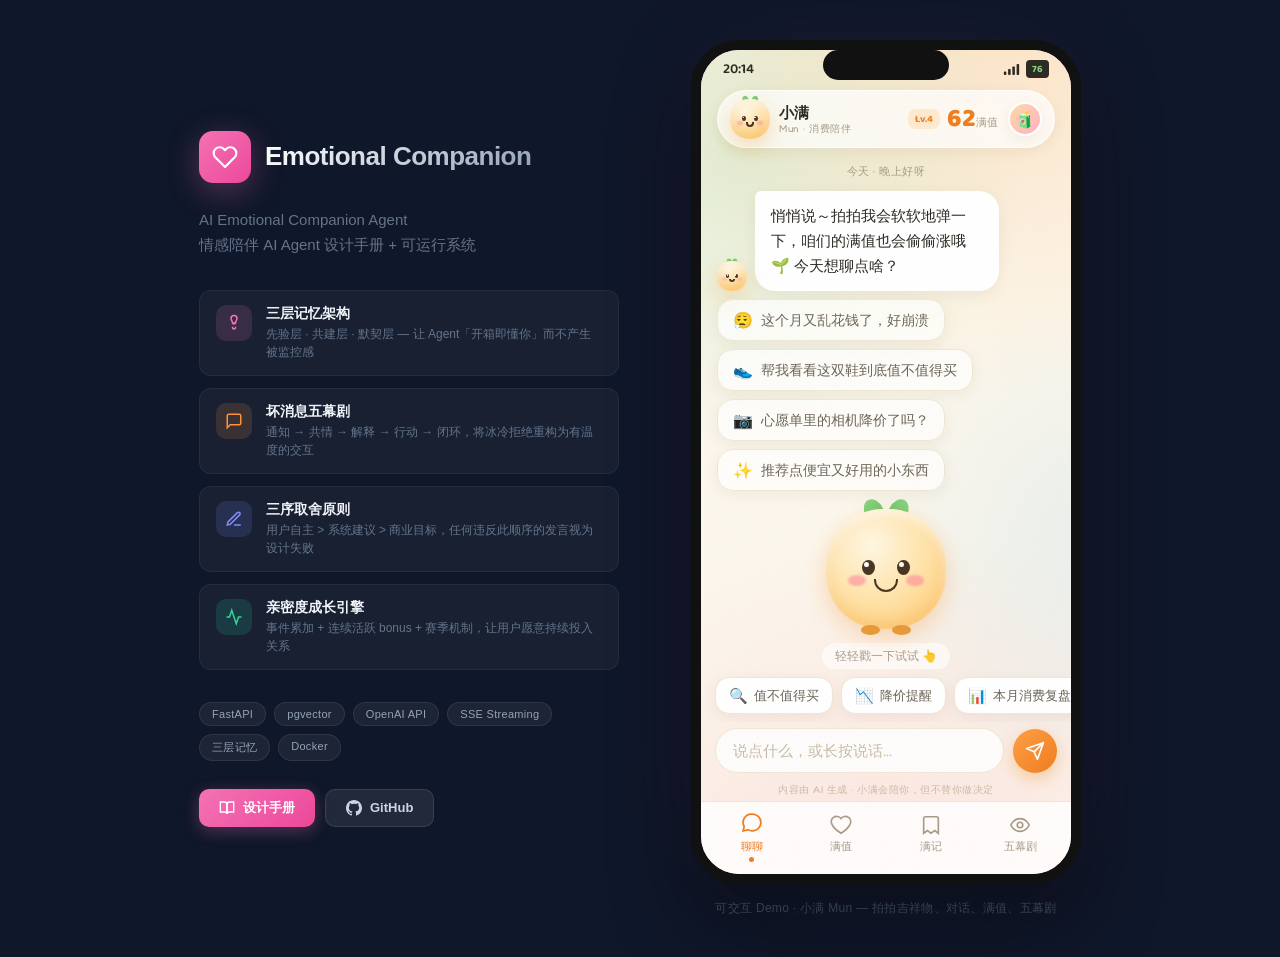
<file: index.html>
<!DOCTYPE html>
<html lang="zh-CN">
<head>
<meta charset="UTF-8">
<meta name="viewport" content="width=device-width, initial-scale=1.0">
<title>Emotional Companion Agent — 情感陪伴 AI Agent 设计手册</title>
<meta name="description" content="情感陪伴型 AI Agent 设计手册与可运行系统。三层记忆、坏消息五幕剧、三序取舍原则。FastAPI + pgvector + OpenAI 流式对话。">
<link rel="icon" href="data:image/svg+xml,<svg xmlns='http://www.w3.org/2000/svg' viewBox='0 0 100 100'><text y='.9em' font-size='90'>💗</text></svg>">
<link rel="stylesheet" href="landing.css">
</head>
<body>

<div class="landing-layout">
  <!-- Left: Product Info -->
  <div class="landing-info">
    <div class="landing-logo">
      <div class="landing-logo-icon">
        <svg width="26" height="26" viewBox="0 0 24 24" fill="none" stroke="#fff" stroke-width="2" stroke-linecap="round" stroke-linejoin="round">
          <path d="M20.84 4.61a5.5 5.5 0 0 0-7.78 0L12 5.67l-1.06-1.06a5.5 5.5 0 0 0-7.78 7.78l1.06 1.06L12 21.23l7.78-7.78 1.06-1.06a5.5 5.5 0 0 0 0-7.78z"/>
        </svg>
      </div>
      <span class="landing-logo-text">Emotional Companion</span>
    </div>

    <div class="landing-tagline">
      AI Emotional Companion Agent<br/>
      情感陪伴 AI Agent 设计手册 + 可运行系统
    </div>

    <div class="landing-features">
      <div class="landing-feature">
        <div class="landing-feature-icon" style="background:rgba(244,114,182,0.15)">
          <svg width="18" height="18" viewBox="0 0 24 24" fill="none" stroke="#F472B6" stroke-width="2"><path d="M12 2a4 4 0 0 0-4 4c0 2 2 3 2 6H14c0-3 2-4 2-6a4 4 0 0 0-4-4z"/><path d="M10 17v1a2 2 0 1 0 4 0v-1"/><line x1="10" y1="13" x2="14" y2="13"/></svg>
        </div>
        <div>
          <div class="landing-feature-title">三层记忆架构</div>
          <div class="landing-feature-desc">先验层 · 共建层 · 默契层 — 让 Agent「开箱即懂你」而不产生被监控感</div>
        </div>
      </div>
      <div class="landing-feature">
        <div class="landing-feature-icon" style="background:rgba(251,146,60,0.15)">
          <svg width="18" height="18" viewBox="0 0 24 24" fill="none" stroke="#FB923C" stroke-width="2"><path d="M21 15a2 2 0 0 1-2 2H7l-4 4V5a2 2 0 0 1 2-2h14a2 2 0 0 1 2 2z"/></svg>
        </div>
        <div>
          <div class="landing-feature-title">坏消息五幕剧</div>
          <div class="landing-feature-desc">通知 → 共情 → 解释 → 行动 → 闭环，将冰冷拒绝重构为有温度的交互</div>
        </div>
      </div>
      <div class="landing-feature">
        <div class="landing-feature-icon" style="background:rgba(129,140,248,0.15)">
          <svg width="18" height="18" viewBox="0 0 24 24" fill="none" stroke="#818CF8" stroke-width="2"><path d="M12 20h9"/><path d="M16.5 3.5a2.121 2.121 0 0 1 3 3L7 19l-4 1 1-4L16.5 3.5z"/></svg>
        </div>
        <div>
          <div class="landing-feature-title">三序取舍原则</div>
          <div class="landing-feature-desc">用户自主 > 系统建议 > 商业目标，任何违反此顺序的发言视为设计失败</div>
        </div>
      </div>
      <div class="landing-feature">
        <div class="landing-feature-icon" style="background:rgba(52,211,153,0.15)">
          <svg width="18" height="18" viewBox="0 0 24 24" fill="none" stroke="#34D399" stroke-width="2"><polyline points="22 12 18 12 15 21 9 3 6 12 2 12"/></svg>
        </div>
        <div>
          <div class="landing-feature-title">亲密度成长引擎</div>
          <div class="landing-feature-desc">事件累加 + 连续活跃 bonus + 赛季机制，让用户愿意持续投入关系</div>
        </div>
      </div>
    </div>

    <div class="landing-badges">
      <span class="landing-badge">FastAPI</span>
      <span class="landing-badge">pgvector</span>
      <span class="landing-badge">OpenAI API</span>
      <span class="landing-badge">SSE Streaming</span>
      <span class="landing-badge">三层记忆</span>
      <span class="landing-badge">Docker</span>
    </div>

    <div class="landing-cta">
      <a href="docs/" class="cta-btn">
        <svg width="16" height="16" viewBox="0 0 24 24" fill="none" stroke="currentColor" stroke-width="2"><path d="M2 3h6a4 4 0 0 1 4 4v14a3 3 0 0 0-3-3H2z"/><path d="M22 3h-6a4 4 0 0 0-4 4v14a3 3 0 0 1 3-3h7z"/></svg>
        设计手册
      </a>
      <a href="https://github.com/keyuchen-del/Emotional-Companion-Agent" class="cta-btn cta-secondary">
        <svg width="16" height="16" viewBox="0 0 24 24" fill="currentColor"><path d="M12 0c-6.626 0-12 5.373-12 12 0 5.302 3.438 9.8 8.207 11.387.599.111.793-.261.793-.577v-2.234c-3.338.726-4.033-1.416-4.033-1.416-.546-1.387-1.333-1.756-1.333-1.756-1.089-.745.083-.729.083-.729 1.205.084 1.839 1.237 1.839 1.237 1.07 1.834 2.807 1.304 3.492.997.107-.775.418-1.305.762-1.604-2.665-.305-5.467-1.334-5.467-5.931 0-1.311.469-2.381 1.236-3.221-.124-.303-.535-1.524.117-3.176 0 0 1.008-.322 3.301 1.23A11.509 11.509 0 0112 5.803c1.02.005 2.047.138 3.006.404 2.291-1.552 3.297-1.23 3.297-1.23.653 1.653.242 2.874.118 3.176.77.84 1.235 1.911 1.235 3.221 0 4.609-2.807 5.624-5.479 5.921.43.372.823 1.102.823 2.222v3.293c0 .319.192.694.801.576C20.566 21.797 24 17.3 24 12c0-6.627-5.373-12-12-12z"/></svg>
        GitHub
      </a>
    </div>
  </div>

  <!-- Right: Phone Frame with Demo -->
  <div class="phone-wrapper">
    <div class="phone">
      <div class="phone-notch">
        <div class="notch-pill"></div>
      </div>
      <iframe src="cases/xiaoman/index.html" class="phone-screen" title="Demo"></iframe>
    </div>
    <div class="phone-label">可交互 Demo · 小满 Mun — 拍拍吉祥物、对话、满值、五幕剧</div>
  </div>
</div>

</body>
</html>
</file>
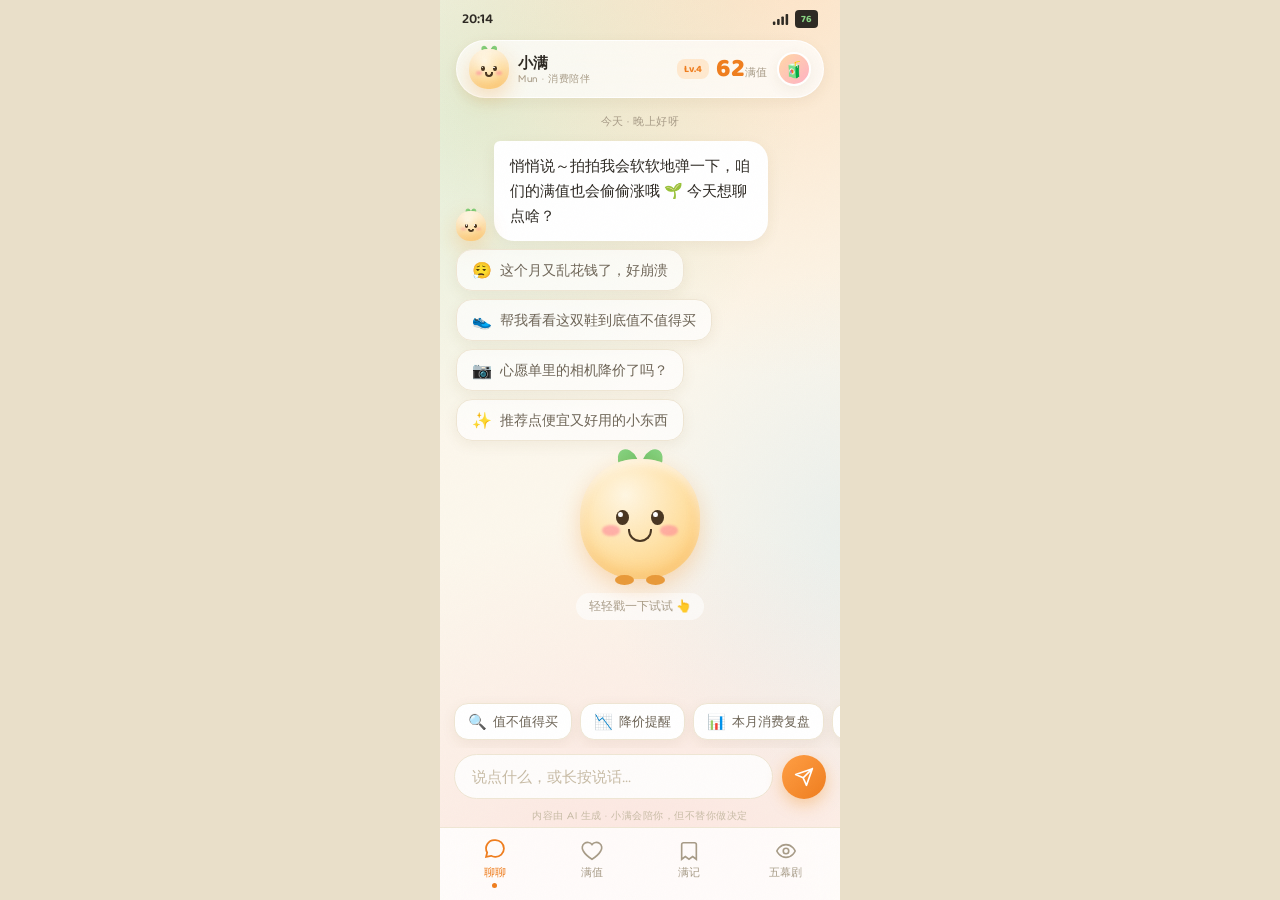
<file: cases/xiaoman/index.html>
<!DOCTYPE html>
<html lang="zh-CN">
<head>
<meta charset="UTF-8">
<meta name="viewport" content="width=device-width, initial-scale=1.0, maximum-scale=1.0, user-scalable=no">
<title>小满 Mun · 消费陪伴 Demo</title>
<link rel="preconnect" href="https://fonts.googleapis.com">
<link rel="preconnect" href="https://fonts.gstatic.com" crossorigin>
<link href="https://fonts.googleapis.com/css2?family=Baloo+2:wght@500;600;700;800&family=Fredoka:wght@400;500;600;700&display=swap" rel="stylesheet">
<style>
  :root{
    /* ── warm creamy lifestyle palette ── */
    --cream:#FCF7EC;
    --cream-2:#F5ECDA;
    --paper:#FFFDF7;
    --card:#FFFFFF;

    --ink:#2E2A24;
    --ink-soft:#6E6557;
    --sub:#A89C88;
    --hint:#C8BCA6;
    --line:#EFE6D4;

    --honey:#FF9F45;
    --honey-2:#FFB766;
    --honey-deep:#EF7E1F;
    --honey-soft:#FFE9CF;

    --sprout:#5FBE63;
    --sprout-2:#8AD583;
    --sprout-soft:#D6F0CC;

    --berry:#FF6F91;
    --berry-soft:#FFD8E1;

    --sky:#5FB0E8;
    --sky-soft:#D5ECFB;

    --shadow:0 10px 30px rgba(120,90,40,.10);
    --shadow-sm:0 4px 14px rgba(120,90,40,.08);
    --r-lg:26px; --r-md:18px; --r-sm:12px;
  }

  *{margin:0;padding:0;box-sizing:border-box;-webkit-tap-highlight-color:transparent;}
  html,body{height:100%;overflow:hidden;}
  body{
    font-family:"Fredoka",-apple-system,"PingFang SC","Noto Sans SC","Helvetica Neue",sans-serif;
    font-size:15px;color:var(--ink);
    background:#E9DFC9;
    -webkit-font-smoothing:antialiased;
  }
  ::-webkit-scrollbar{display:none;}
  button{font-family:inherit;cursor:pointer;border:none;background:none;color:inherit;}
  button:active{transform:scale(.96);}
  .num{font-family:"Baloo 2",sans-serif;font-weight:800;}

  /* ── Phone frame ── */
  .phone{
    position:relative;max-width:400px;height:100vh;margin:0 auto;
    display:flex;flex-direction:column;overflow:hidden;
    background:var(--cream);
    /* atmospheric background: layered blobs + grain */
    background-image:
      radial-gradient(circle at 85% -5%, rgba(255,159,69,.22), transparent 42%),
      radial-gradient(circle at 8% 12%, rgba(95,190,99,.16), transparent 38%),
      radial-gradient(circle at 50% 108%, rgba(255,111,145,.16), transparent 46%),
      radial-gradient(circle at 110% 60%, rgba(95,176,232,.12), transparent 40%);
  }
  .phone::after{ /* grain */
    content:"";position:absolute;inset:0;pointer-events:none;z-index:50;opacity:.5;
    background-image:url("data:image/svg+xml,%3Csvg xmlns='http://www.w3.org/2000/svg' width='120' height='120'%3E%3Cfilter id='n'%3E%3CfeTurbulence type='fractalNoise' baseFrequency='.9' numOctaves='2'/%3E%3C/filter%3E%3Crect width='100%25' height='100%25' filter='url(%23n)' opacity='.045'/%3E%3C/svg%3E");
    mix-blend-mode:multiply;
  }

  /* ── Status bar ── */
  .statusbar{
    padding:8px 22px 2px;display:flex;justify-content:space-between;align-items:center;
    font-size:14px;font-weight:600;color:var(--ink);flex-shrink:0;z-index:20;
    font-family:"Baloo 2",sans-serif;
  }
  .statusbar .right{display:flex;gap:6px;align-items:center;}
  .battery{font-size:10px;background:var(--ink);color:var(--sprout-2);padding:1px 6px;border-radius:4px;font-weight:700;}

  /* ── Header pill ── */
  .header{padding:8px 16px 4px;flex-shrink:0;z-index:20;position:relative;}
  .pill{
    background:rgba(255,255,255,.72);backdrop-filter:blur(16px);-webkit-backdrop-filter:blur(16px);
    border:1.5px solid rgba(255,255,255,.9);
    border-radius:30px;padding:8px 12px;display:flex;align-items:center;gap:10px;
    box-shadow:var(--shadow-sm);
  }
  .pill .brand{flex:1;display:flex;align-items:center;gap:9px;}
  .brand-name{font-size:15px;font-weight:600;letter-spacing:.3px;}
  .brand-name small{display:block;font-size:10px;color:var(--sub);font-weight:400;letter-spacing:.5px;margin-top:-1px;}
  .man-meter{display:flex;align-items:center;gap:7px;}
  .man-meter .lv{
    font-size:10px;font-weight:700;color:var(--honey-deep);background:var(--honey-soft);
    padding:2px 7px;border-radius:8px;font-family:"Baloo 2",sans-serif;
  }
  .man-meter .score{font-size:26px;color:var(--honey-deep);line-height:1;}
  .man-meter .score small{font-size:11px;color:var(--sub);font-weight:500;font-family:"Fredoka";}
  .user-av{
    width:34px;height:34px;border-radius:50%;flex-shrink:0;
    background:linear-gradient(135deg,#FFD9A8,#FFB1C4);
    border:2px solid #fff;box-shadow:var(--shadow-sm);
    display:flex;align-items:center;justify-content:center;font-size:16px;
  }

  /* ── Mascot (CSS-drawn, animatable) ── */
  .mun{position:relative;width:var(--s,108px);height:var(--s,108px);flex-shrink:0;cursor:pointer;}
  .mun-body{
    position:absolute;inset:0;border-radius:48% 48% 46% 46%;
    background:
      radial-gradient(circle at 38% 30%, #FFF6E2 0%, #FFE2A8 50%, #FFC76B 100%);
    box-shadow:0 8px 22px rgba(240,140,30,.28), inset 0 -7px 14px rgba(230,150,40,.22), inset 0 5px 10px rgba(255,255,255,.7);
    transition:transform .25s cubic-bezier(.34,1.56,.64,1);
    transform-origin:50% 100%;
  }
  .mun.squish .mun-body{animation:squish .45s cubic-bezier(.34,1.56,.64,1);}
  @keyframes squish{
    0%{transform:scale(1,1);}
    30%{transform:scale(1.14,.82);}
    55%{transform:scale(.92,1.1);}
    100%{transform:scale(1,1);}
  }
  .mun.bob .mun-body{animation:bob 2.6s ease-in-out infinite;}
  @keyframes bob{0%,100%{transform:translateY(0) rotate(-1.5deg);}50%{transform:translateY(-5px) rotate(1.5deg);}}
  .mun-eye{position:absolute;top:42%;width:11%;height:13%;background:#4A3722;border-radius:50%;
    animation:blink 4.5s infinite;}
  .mun-eye.l{left:30%;}
  .mun-eye.r{right:30%;}
  .mun-eye::after{content:"";position:absolute;top:14%;left:18%;width:34%;height:34%;background:#fff;border-radius:50%;}
  @keyframes blink{0%,92%,100%{transform:scaleY(1);}96%{transform:scaleY(.1);}}
  .mun-cheek{position:absolute;top:55%;width:15%;height:9%;background:rgba(255,120,150,.5);border-radius:50%;filter:blur(1px);}
  .mun-cheek.l{left:18%;}
  .mun-cheek.r{right:18%;}
  .mun-mouth{position:absolute;top:58%;left:50%;transform:translateX(-50%);
    width:20%;height:11%;border:2.4px solid #4A3722;border-top:none;
    border-radius:0 0 40px 40px;}
  .mun-sprout{position:absolute;top:-13%;left:50%;transform:translateX(-50%);width:30%;height:26%;}
  .mun-sprout::before,.mun-sprout::after{content:"";position:absolute;bottom:0;width:54%;height:90%;
    background:linear-gradient(160deg,var(--sprout-2),var(--sprout));border-radius:50% 50% 50% 0;}
  .mun-sprout::before{left:8%;transform:rotate(-26deg);transform-origin:bottom;}
  .mun-sprout::after{right:8%;transform:rotate(26deg) scaleX(-1);transform-origin:bottom;}
  .mun-feet{position:absolute;bottom:-5%;left:50%;transform:translateX(-50%);display:flex;gap:18%;width:60%;justify-content:center;}
  .mun-feet span{width:26%;padding-bottom:14%;height:0;background:#E89A3A;border-radius:50%;}
  /* moods */
  .mun.sad .mun-mouth{border:none;border-top:2.4px solid #4A3722;border-radius:40px 40px 0 0;height:9%;top:62%;}
  .mun.sad .mun-eye{top:44%;height:9%;border-radius:50% 50% 40% 40%;}
  .mun.sad .mun-tear{position:absolute;top:54%;left:31%;width:8%;height:14%;
    background:linear-gradient(#bfe3ff,#7cc0f0);border-radius:50% 50% 50% 50%/60% 60% 40% 40%;
    animation:tear 2.2s ease-in infinite;}
  @keyframes tear{0%{transform:translateY(0);opacity:0;}30%{opacity:1;}100%{transform:translateY(18px);opacity:0;}}
  .mun.think .mun-mouth{width:10%;height:0;border:none;border-top:2.4px solid #4A3722;top:64%;}
  .mun.think .mun-eye.r{transform:scaleY(.2);top:46%;}
  .mun.joy .mun-mouth{height:15%;width:26%;background:#4A3722;border:none;border-radius:0 0 40px 40px;}
  .mun.joy .mun-eye{height:8%;border-radius:50% 50% 0 0;transform:scaleY(1);}

  /* avatar-sized mun inside pill */
  .mun.av{--s:40px;}
  .mun.av .mun-feet{display:none;}

  /* ── Pages ── */
  .pages{flex:1;position:relative;overflow:hidden;}
  .page{position:absolute;inset:0;display:flex;flex-direction:column;overflow:hidden;
    opacity:0;transform:translateX(8%) scale(.98);pointer-events:none;transition:.32s cubic-bezier(.4,0,.2,1);}
  .page.active{opacity:1;transform:none;pointer-events:auto;}
  .scroll{flex:1;overflow-y:auto;padding:6px 16px 14px;}

  /* staggered reveal */
  .reveal{opacity:0;transform:translateY(14px);animation:rise .5s cubic-bezier(.2,.7,.3,1) forwards;}
  @keyframes rise{to{opacity:1;transform:none;}}

  /* ── Chat ── */
  .day-tag{text-align:center;font-size:11px;color:var(--sub);margin:6px 0 10px;letter-spacing:.5px;}
  .msg-bot{display:flex;gap:8px;align-items:flex-end;margin:12px 56px 4px 0;}
  .msg-bot .mini{--s:30px;flex-shrink:0;}
  .msg-bot .mini .mun-feet{display:none;}
  .bubble-bot{
    background:var(--card);border-radius:6px 20px 20px 20px;padding:12px 15px;
    font-size:15px;line-height:1.65;color:var(--ink);box-shadow:var(--shadow-sm);
    border:1px solid rgba(255,255,255,.9);
  }
  .msg-user{display:flex;justify-content:flex-end;margin:12px 0 4px 56px;}
  .bubble-user{
    background:linear-gradient(135deg,var(--honey),var(--honey-2));color:#fff;
    border-radius:20px 20px 6px 20px;padding:11px 15px;font-size:15px;line-height:1.55;
    box-shadow:0 6px 16px rgba(240,140,30,.3);
  }
  .typing{display:inline-flex;gap:4px;padding:14px 16px;background:var(--card);border-radius:6px 20px 20px 20px;box-shadow:var(--shadow-sm);}
  .typing i{width:7px;height:7px;border-radius:50%;background:var(--honey);animation:td 1.2s infinite;}
  .typing i:nth-child(2){animation-delay:.2s;}
  .typing i:nth-child(3){animation-delay:.4s;}
  @keyframes td{0%,60%,100%{transform:translateY(0);opacity:.4;}30%{transform:translateY(-5px);opacity:1;}}

  .chips{display:flex;flex-direction:column;gap:8px;margin:8px 0 4px;}
  .chip{
    align-self:flex-start;display:inline-flex;align-items:center;gap:8px;
    padding:10px 15px;border-radius:16px;background:rgba(255,255,255,.7);
    border:1.5px solid var(--line);font-size:14px;color:var(--ink-soft);
    box-shadow:var(--shadow-sm);transition:.2s;
  }
  .chip:active{background:var(--honey-soft);border-color:var(--honey);}
  .chip .e{font-size:16px;}

  .hero-mun{display:flex;flex-direction:column;align-items:center;margin:18px 0 6px;}
  .hero-mun .mun{--s:120px;}
  .hero-hint{font-size:12px;color:var(--sub);margin-top:14px;background:rgba(255,255,255,.6);
    padding:5px 13px;border-radius:14px;}

  /* floating +score */
  .floater{position:absolute;font-family:"Baloo 2";font-weight:800;color:var(--berry);font-size:18px;
    pointer-events:none;animation:floatUp 1s ease-out forwards;z-index:60;}
  @keyframes floatUp{0%{opacity:0;transform:translateY(0) scale(.6);}20%{opacity:1;}100%{opacity:0;transform:translateY(-46px) scale(1.1);}}

  /* ── Quick action bar ── */
  .quickbar{display:flex;gap:8px;padding:8px 14px;overflow-x:auto;flex-shrink:0;}
  .qa{white-space:nowrap;display:flex;align-items:center;gap:6px;padding:8px 13px;border-radius:14px;
    background:var(--card);border:1.5px solid var(--line);font-size:13px;color:var(--ink-soft);box-shadow:var(--shadow-sm);}
  .qa .e{font-size:15px;}

  /* ── Input bar ── */
  .inputbar{display:flex;gap:9px;align-items:center;padding:6px 14px 8px;flex-shrink:0;}
  .inputbar input{flex:1;padding:12px 17px;border-radius:24px;border:1.5px solid var(--line);
    font-size:15px;outline:none;background:rgba(255,255,255,.85);color:var(--ink);font-family:inherit;}
  .inputbar input::placeholder{color:var(--hint);}
  .send-btn{width:44px;height:44px;border-radius:50%;flex-shrink:0;
    background:linear-gradient(135deg,var(--honey),var(--honey-deep));
    display:flex;align-items:center;justify-content:center;box-shadow:0 6px 16px rgba(240,140,30,.35);}

  /* ── 满值 page ── */
  .man-hero{display:flex;flex-direction:column;align-items:center;padding:8px 0 4px;}
  .ring-wrap{position:relative;width:200px;height:200px;}
  .ring-wrap svg{transform:rotate(-90deg);}
  .ring-bg{fill:none;stroke:var(--cream-2);stroke-width:16;}
  .ring-fg{fill:none;stroke:url(#grad);stroke-width:16;stroke-linecap:round;
    stroke-dasharray:534;stroke-dashoffset:534;transition:stroke-dashoffset 1.3s cubic-bezier(.3,.8,.3,1);}
  .ring-center{position:absolute;inset:0;display:flex;flex-direction:column;align-items:center;justify-content:center;}
  .ring-center .big{font-size:54px;color:var(--honey-deep);line-height:1;}
  .ring-center .lab{font-size:12px;color:var(--sub);margin-top:4px;letter-spacing:1px;}
  .lv-row{display:flex;align-items:center;gap:10px;margin:14px 0 2px;}
  .lv-badge{font-family:"Baloo 2";font-weight:700;font-size:13px;color:#fff;padding:5px 14px;border-radius:14px;
    background:linear-gradient(135deg,var(--berry),#ff8fa8);box-shadow:0 6px 14px rgba(255,111,145,.3);}
  .next-hint{font-size:12px;color:var(--sub);}

  .sec-title{display:flex;align-items:baseline;gap:8px;margin:18px 2px 10px;}
  .sec-title h3{font-size:16px;font-weight:600;}
  .sec-title span{font-size:11px;color:var(--sub);}

  .perks{display:grid;grid-template-columns:1fr 1fr;gap:10px;}
  .perk{background:var(--card);border-radius:var(--r-md);padding:13px;box-shadow:var(--shadow-sm);
    border:1px solid rgba(255,255,255,.9);position:relative;overflow:hidden;}
  .perk .ic{width:38px;height:38px;border-radius:12px;display:flex;align-items:center;justify-content:center;font-size:19px;margin-bottom:8px;}
  .perk .pn{font-size:14px;font-weight:600;}
  .perk .pd{font-size:11px;color:var(--sub);margin-top:2px;line-height:1.4;}
  .perk .tag{position:absolute;top:10px;right:10px;font-size:10px;font-weight:600;padding:2px 7px;border-radius:8px;}
  .tag.on{color:var(--sprout);background:var(--sprout-soft);}
  .tag.lock{color:var(--sub);background:var(--cream-2);}

  .timeline{background:var(--card);border-radius:var(--r-md);padding:6px 16px;box-shadow:var(--shadow-sm);}
  .tl-item{display:flex;gap:12px;padding:11px 0;position:relative;}
  .tl-item:not(:last-child){border-bottom:1px solid var(--line);}
  .tl-dot{width:11px;height:11px;border-radius:50%;flex-shrink:0;margin-top:3px;background:var(--honey);box-shadow:0 0 0 4px var(--honey-soft);}
  .tl-dot.g{background:var(--sprout);box-shadow:0 0 0 4px var(--sprout-soft);}
  .tl-dot.p{background:var(--berry);box-shadow:0 0 0 4px var(--berry-soft);}
  .tl-txt{font-size:14px;}
  .tl-date{font-size:11px;color:var(--sub);margin-top:1px;font-family:"Baloo 2";}

  /* ── 满记 / memory ── */
  .mem-layers{display:flex;gap:10px;overflow-x:auto;padding:4px 0 10px;}
  .mlayer{flex:0 0 auto;width:128px;padding:13px;border-radius:var(--r-md);color:#fff;box-shadow:var(--shadow-sm);}
  .mlayer.a{background:linear-gradient(140deg,#8AD583,#5FBE63);}
  .mlayer.b{background:linear-gradient(140deg,#FFB766,#FF9F45);}
  .mlayer.c{background:linear-gradient(140deg,#ff8fa8,#FF6F91);}
  .mlayer .mn{font-size:14px;font-weight:600;}
  .mlayer .md{font-size:10px;opacity:.85;margin-top:2px;line-height:1.4;}
  .mlayer .mc{font-family:"Baloo 2";font-weight:800;font-size:30px;margin-top:8px;line-height:1;}
  .mlayer .mc small{font-size:11px;font-weight:500;opacity:.85;}

  .mcard{background:var(--card);border-radius:var(--r-md);box-shadow:var(--shadow-sm);overflow:hidden;}
  .mcard-h{padding:12px 15px 6px;font-size:12px;color:var(--sub);font-weight:600;letter-spacing:.5px;}
  .mitem{display:flex;align-items:center;gap:11px;padding:12px 15px;border-bottom:1px solid var(--line);}
  .mitem:last-child{border-bottom:none;}
  .mtype{font-size:10px;font-weight:700;padding:3px 8px;border-radius:8px;flex-shrink:0;color:var(--ink-soft);background:var(--cream-2);}
  .mtype.warn{color:var(--berry);background:var(--berry-soft);}
  .mtype.open{color:var(--sky);background:var(--sky-soft);}
  .mtype.hi{color:var(--honey-deep);background:var(--honey-soft);}
  .mtext{flex:1;font-size:14px;}
  .medit{font-size:12px;color:var(--hint);padding:5px 6px;}
  .mem-acts{display:flex;gap:10px;margin-top:12px;}
  .mem-acts button{flex:1;padding:11px;border-radius:14px;background:rgba(255,255,255,.7);border:1.5px solid var(--line);font-size:13px;color:var(--ink-soft);}

  /* ── 五幕剧 ── */
  .drama-scene{font-size:12px;color:var(--ink-soft);line-height:1.6;background:rgba(255,255,255,.6);
    padding:11px 14px;border-radius:14px;margin:4px 0 12px;border:1.5px dashed var(--line);}
  .prog{display:flex;gap:5px;margin-bottom:14px;}
  .prog div{flex:1;height:5px;border-radius:3px;background:var(--cream-2);transition:.3s;cursor:pointer;}
  .prog div.on{background:linear-gradient(90deg,var(--honey),var(--honey-deep));}
  .act-tag{display:inline-block;font-size:12px;font-weight:700;color:#fff;padding:4px 12px;border-radius:10px;
    background:linear-gradient(135deg,var(--honey),var(--honey-deep));}
  .act-sub{font-size:12px;color:var(--sub);margin-left:8px;}
  .opt{display:flex;align-items:center;gap:11px;background:var(--card);border-radius:14px;padding:12px;margin-bottom:8px;box-shadow:var(--shadow-sm);}
  .opt-l{width:26px;height:26px;border-radius:50%;flex-shrink:0;background:var(--honey-soft);color:var(--honey-deep);
    font-family:"Baloo 2";font-weight:800;font-size:13px;display:flex;align-items:center;justify-content:center;}
  .opt-n{font-size:14px;font-weight:600;}
  .opt-d{font-size:12px;color:var(--sub);}
  .followup{background:var(--sprout-soft);border-radius:14px;padding:12px 14px;font-size:13px;color:#3c7a3e;margin-top:10px;display:flex;gap:8px;align-items:flex-start;}
  .detail-box{background:var(--card);border-radius:14px;padding:11px 14px;font-size:13px;color:var(--honey-deep);box-shadow:var(--shadow-sm);margin:8px 0;}
  .drama-nav{display:flex;gap:10px;padding:8px 16px;flex-shrink:0;}
  .drama-nav button{flex:1;padding:12px;border-radius:16px;font-size:14px;font-weight:600;}
  .nav-prev{background:rgba(255,255,255,.7);border:1.5px solid var(--line);color:var(--ink-soft);}
  .nav-next{background:linear-gradient(135deg,var(--honey),var(--honey-deep));color:#fff;box-shadow:0 6px 16px rgba(240,140,30,.3);}
  .nav-next:disabled,.nav-prev:disabled{opacity:.4;}

  /* ── Tab bar ── */
  .tabbar{display:flex;background:rgba(255,255,255,.82);backdrop-filter:blur(14px);
    border-top:1px solid var(--line);padding:8px 6px calc(8px + env(safe-area-inset-bottom));flex-shrink:0;z-index:20;}
  .tab{flex:1;display:flex;flex-direction:column;align-items:center;gap:3px;padding:4px 0;color:var(--sub);font-size:11px;transition:.2s;}
  .tab svg{width:22px;height:22px;stroke-width:1.8;transition:.2s;}
  .tab.active{color:var(--honey-deep);}
  .tab.active svg{transform:translateY(-2px) scale(1.08);}
  .tab .dot{width:5px;height:5px;border-radius:50%;background:var(--honey-deep);opacity:0;transition:.2s;}
  .tab.active .dot{opacity:1;}

  /* toast */
  .toast{position:absolute;left:50%;bottom:96px;transform:translateX(-50%) translateY(20px);
    background:rgba(46,42,36,.92);color:#fff;padding:9px 18px;border-radius:20px;font-size:13px;
    opacity:0;transition:.3s;z-index:80;pointer-events:none;white-space:nowrap;}
  .toast.show{opacity:1;transform:translateX(-50%) translateY(0);}

  .ai-note{text-align:center;font-size:10px;color:var(--hint);padding:2px 0 4px;letter-spacing:.5px;}
</style>
</head>
<body>
<div class="phone" id="app">

  <!-- status bar -->
  <div class="statusbar">
    <div>20:14</div>
    <div class="right">
      <svg width="17" height="12" viewBox="0 0 20 14" fill="var(--ink)"><rect x="1" y="10" width="3" height="4" rx="1"/><rect x="6" y="7" width="3" height="7" rx="1"/><rect x="11" y="4" width="3" height="10" rx="1"/><rect x="16" y="1" width="3" height="13" rx="1"/></svg>
      <span class="battery">76</span>
    </div>
  </div>

  <!-- header pill -->
  <div class="header">
    <div class="pill">
      <div class="brand">
        <div class="mun av bob" onclick="petMun(this)">
          <div class="mun-sprout"></div>
          <div class="mun-body"><span class="mun-eye l"></span><span class="mun-eye r"></span><span class="mun-cheek l"></span><span class="mun-cheek r"></span><span class="mun-mouth"></span></div>
        </div>
        <div class="brand-name">小满 <small>Mun · 消费陪伴</small></div>
      </div>
      <div class="man-meter">
        <span class="lv">Lv.4</span>
        <span class="score num"><span id="score">62</span><small>满值</small></span>
      </div>
      <div class="user-av">🧃</div>
    </div>
  </div>

  <div class="pages">

    <!-- ════ PAGE 1 · 聊聊 ════ -->
    <section class="page active" id="p-chat">
      <div class="scroll" id="chatScroll">
        <div class="day-tag reveal">今天 · 晚上好呀</div>

        <div class="msg-bot reveal" style="animation-delay:.05s">
          <div class="mun mini" onclick="petMun(this)"><div class="mun-sprout"></div><div class="mun-body"><span class="mun-eye l"></span><span class="mun-eye r"></span><span class="mun-cheek l"></span><span class="mun-cheek r"></span><span class="mun-mouth"></span></div></div>
          <div class="bubble-bot">悄悄说～拍拍我会软软地弹一下，咱们的满值也会偷偷涨哦 🌱 今天想聊点啥？</div>
        </div>

        <div class="chips reveal" id="chips" style="animation-delay:.15s">
          <button class="chip" onclick="pick(this,'这个月又乱花钱了，好崩溃')"><span class="e">😮‍💨</span>这个月又乱花钱了，好崩溃</button>
          <button class="chip" onclick="pick(this,'帮我看看这双鞋到底值不值得买')"><span class="e">👟</span>帮我看看这双鞋到底值不值得买</button>
          <button class="chip" onclick="pick(this,'心愿单里的相机降价了吗？')"><span class="e">📷</span>心愿单里的相机降价了吗？</button>
          <button class="chip" onclick="pick(this,'推荐点便宜又好用的小东西')"><span class="e">✨</span>推荐点便宜又好用的小东西</button>
        </div>

        <div class="hero-mun reveal" style="animation-delay:.25s">
          <div class="mun bob" id="heroMun" onclick="petMun(this)">
            <div class="mun-sprout"></div>
            <div class="mun-body"><span class="mun-eye l"></span><span class="mun-eye r"></span><span class="mun-cheek l"></span><span class="mun-cheek r"></span><span class="mun-mouth"></span></div>
            <div class="mun-feet"><span></span><span></span></div>
          </div>
          <div class="hero-hint">轻轻戳一下试试 👆</div>
        </div>
      </div>

      <div class="quickbar">
        <button class="qa"><span class="e">🔍</span>值不值得买</button>
        <button class="qa"><span class="e">📉</span>降价提醒</button>
        <button class="qa"><span class="e">📊</span>本月消费复盘</button>
        <button class="qa"><span class="e">💝</span>心愿单</button>
      </div>
      <div class="inputbar">
        <input id="chatInput" placeholder="说点什么，或长按说话…" onkeydown="if(event.key==='Enter')send()">
        <button class="send-btn" onclick="send()">
          <svg width="20" height="20" viewBox="0 0 24 24" fill="none" stroke="#fff" stroke-width="2" stroke-linecap="round" stroke-linejoin="round"><path d="M22 2L11 13M22 2l-7 20-4-9-9-4 20-7z"/></svg>
        </button>
      </div>
      <div class="ai-note">内容由 AI 生成 · 小满会陪你，但不替你做决定</div>
    </section>

    <!-- ════ PAGE 2 · 满值 ════ -->
    <section class="page" id="p-grow">
      <div class="scroll">
        <div class="man-hero reveal">
          <div class="ring-wrap">
            <svg width="200" height="200" viewBox="0 0 200 200">
              <defs><linearGradient id="grad" x1="0" y1="0" x2="1" y2="1">
                <stop offset="0" stop-color="#FFB766"/><stop offset="1" stop-color="#FF6F91"/>
              </linearGradient></defs>
              <circle class="ring-bg" cx="100" cy="100" r="85"/>
              <circle class="ring-fg" id="ringFg" cx="100" cy="100" r="85"/>
            </svg>
            <div class="ring-center">
              <div class="big num">62</div>
              <div class="lab">满值 · MUN</div>
            </div>
          </div>
          <div class="lv-row">
            <span class="lv-badge">Lv.4 · 老朋友</span>
            <span class="next-hint">再 38 点解锁 Lv.5「灵魂搭子」</span>
          </div>
        </div>

        <div class="sec-title reveal"><h3>陪伴权益</h3><span>满值越高，小满越懂你</span></div>
        <div class="perks reveal">
          <div class="perk"><span class="tag on">已解锁</span><div class="ic" style="background:var(--honey-soft)">📉</div><div class="pn">全网比价</div><div class="pd">下单前帮你扒一圈最低价</div></div>
          <div class="perk"><span class="tag on">已解锁</span><div class="ic" style="background:var(--sprout-soft)">💝</div><div class="pn">心愿单守护</div><div class="pd">降价/补货第一时间喊你</div></div>
          <div class="perk"><span class="tag on">已解锁</span><div class="ic" style="background:var(--berry-soft)">📊</div><div class="pn">月度复盘</div><div class="pd">温柔版账单，不审判</div></div>
          <div class="perk"><span class="tag lock">Lv.5</span><div class="ic" style="background:var(--sky-soft)">🎭</div><div class="pn">专属表情包</div><div class="pd">小满限定动图解锁</div></div>
        </div>

        <div class="sec-title reveal"><h3>我们的成长里程</h3><span>一起走过的小事</span></div>
        <div class="timeline reveal">
          <div class="tl-item"><div class="tl-dot p"></div><div><div class="tl-txt">你第一次忍住没冲动下单 🎉</div><div class="tl-date">2026.05.20</div></div></div>
          <div class="tl-item"><div class="tl-dot"></div><div><div class="tl-txt">帮你省下 ¥240（球鞋蹲到了史低）</div><div class="tl-date">2026.05.11</div></div></div>
          <div class="tl-item"><div class="tl-dot g"></div><div><div class="tl-txt">连续 7 天来和我说晚安</div><div class="tl-date">2026.05.03</div></div></div>
          <div class="tl-item"><div class="tl-dot"></div><div><div class="tl-txt">我们认识啦，你给我起名「小满」</div><div class="tl-date">2026.03.12</div></div></div>
        </div>
      </div>
    </section>

    <!-- ════ PAGE 3 · 满记 ════ -->
    <section class="page" id="p-mem">
      <div class="scroll">
        <div class="sec-title reveal" style="margin-top:8px"><h3>满记 · 小满的小本本</h3><span>TA 记住的关于你的一切</span></div>
        <div class="mem-layers reveal">
          <div class="mlayer a"><div class="mn">先验层</div><div class="md">平台已知的偏好</div><div class="mc num">21<small> 条</small></div></div>
          <div class="mlayer b"><div class="mn">共建层</div><div class="md">你亲口告诉我的</div><div class="mc num">8<small> 条</small></div></div>
          <div class="mlayer c"><div class="mn">默契层</div><div class="md">长期互动沉淀</div><div class="mc num">6<small> 条</small></div></div>
        </div>

        <div class="mcard reveal">
          <div class="mcard-h">共建层 · 你告诉过我</div>
          <div class="mitem"><span class="mtype">身份</span><span class="mtext">大三学生 · 在广州</span><button class="medit" onclick="toast('已打开编辑')">编辑</button></div>
          <div class="mitem"><span class="mtype">兴趣</span><span class="mtext">周杰伦、球鞋、咖啡探店</span><button class="medit" onclick="toast('已打开编辑')">编辑</button></div>
          <div class="mitem"><span class="mtype">目标</span><span class="mtext">这学期攒下 ¥3000</span><button class="medit" onclick="toast('已打开编辑')">编辑</button></div>
          <div class="mitem"><span class="mtype">仪式</span><span class="mtext">每月 15 号到生活费</span><button class="medit" onclick="toast('已打开编辑')">编辑</button></div>
          <div class="mitem"><span class="mtype warn">禁区 ⚠</span><span class="mtext">别催我买东西 / 不提前任</span><button class="medit" onclick="toast('已打开编辑')">编辑</button></div>
          <div class="mitem"><span class="mtype hi">高光</span><span class="mtext">第一次退掉了购物车里的冲动单</span></div>
          <div class="mitem"><span class="mtype open">未完待续</span><span class="mtext">上次说想入手一台相机，还没定型号</span><button class="medit" onclick="toast('继续上次的话题')">续聊</button></div>
        </div>

        <div class="mem-acts reveal">
          <button onclick="toast('记一笔新的')">＋ 添加新记忆</button>
          <button onclick="toast('档案已导出')">导出我的档案</button>
        </div>

        <div class="hero-mun reveal" style="margin:18px 0 6px">
          <div class="mun think" onclick="petMun(this)"><div class="mun-sprout"></div><div class="mun-body"><span class="mun-eye l"></span><span class="mun-eye r"></span><span class="mun-cheek l"></span><span class="mun-cheek r"></span><span class="mun-mouth"></span></div><div class="mun-feet"><span></span><span></span></div></div>
          <div class="hero-hint">禁区里的事，我绝对不碰 🤐</div>
        </div>
      </div>
    </section>

    <!-- ════ PAGE 4 · 五幕剧 ════ -->
    <section class="page" id="p-drama">
      <div class="scroll" id="dramaScroll">
        <div class="drama-scene reveal">场景：限量联名球鞋发售，小满帮你蹲了一整周，结果手慢了 30 秒，没抢到。坏消息怎么说，才不冷冰冰？</div>
        <div class="prog reveal" id="prog">
          <div class="on" onclick="goAct(0)"></div><div onclick="goAct(1)"></div><div onclick="goAct(2)"></div><div onclick="goAct(3)"></div><div onclick="goAct(4)"></div>
        </div>
        <div id="actBox"></div>
        <div class="hero-mun" style="margin:16px 0 6px">
          <div class="mun sad" id="dramaMun"><div class="mun-sprout"></div><div class="mun-body"><span class="mun-eye l"></span><span class="mun-eye r"></span><span class="mun-cheek l"></span><span class="mun-cheek r"></span><span class="mun-mouth"></span><span class="mun-tear"></span></div><div class="mun-feet"><span></span><span></span></div></div>
        </div>
      </div>
      <div class="drama-nav">
        <button class="nav-prev" id="prev" onclick="goAct(cur-1)" disabled>← 上一幕</button>
        <button class="nav-next" id="next" onclick="goAct(cur+1)">下一幕 →</button>
      </div>
    </section>

  </div>

  <!-- tab bar -->
  <nav class="tabbar">
    <button class="tab active" onclick="showPage(0,this)">
      <svg viewBox="0 0 24 24" fill="none" stroke="currentColor"><path d="M21 11.5a8.38 8.38 0 01-9 8.4 9 9 0 01-4-1L3 20l1.1-4.5A8.38 8.38 0 0112 3a8.5 8.5 0 019 8.5z"/></svg>
      <span>聊聊</span><div class="dot"></div></button>
    <button class="tab" onclick="showPage(1,this)">
      <svg viewBox="0 0 24 24" fill="none" stroke="currentColor"><path d="M12 21s-7-4.5-9.5-9A5 5 0 0112 5a5 5 0 019.5 7c-2.5 4.5-9.5 9-9.5 9z"/></svg>
      <span>满值</span><div class="dot"></div></button>
    <button class="tab" onclick="showPage(2,this)">
      <svg viewBox="0 0 24 24" fill="none" stroke="currentColor"><path d="M4 5a2 2 0 012-2h12a2 2 0 012 2v16l-4-3-4 3-4-3-4 3V5z"/></svg>
      <span>满记</span><div class="dot"></div></button>
    <button class="tab" onclick="showPage(3,this)">
      <svg viewBox="0 0 24 24" fill="none" stroke="currentColor"><path d="M2 12s3-7 10-7 10 7 10 7-3 7-10 7-10-7-10-7z"/><circle cx="12" cy="12" r="3"/></svg>
      <span>五幕剧</span><div class="dot"></div></button>
  </nav>

  <div class="toast" id="toast"></div>
</div>

<script>
/* ── page switch ── */
const ids=['p-chat','p-grow','p-mem','p-drama'];
let ringDone=false;
function showPage(i,el){
  ids.forEach((id,k)=>document.getElementById(id).classList.toggle('active',k===i));
  document.querySelectorAll('.tab').forEach(t=>t.classList.remove('active'));
  el.classList.add('active');
  if(i===1&&!ringDone){ringDone=true;setTimeout(drawRing,200);}
}
function drawRing(){
  const c=534, pct=62/100;
  document.getElementById('ringFg').style.strokeDashoffset=c*(1-pct);
}

/* ── mascot pet ── */
let score=62;
function petMun(el){
  el.classList.remove('squish');void el.offsetWidth;el.classList.add('squish');
  if(score<100){
    score++;
    document.getElementById('score').textContent=score;
    const f=document.createElement('div');
    f.className='floater';f.textContent='+1';
    const r=el.getBoundingClientRect(),a=document.getElementById('app').getBoundingClientRect();
    f.style.left=(r.left-a.left+r.width/2-8)+'px';
    f.style.top=(r.top-a.top-6)+'px';
    document.getElementById('app').appendChild(f);
    setTimeout(()=>f.remove(),1000);
  }
}

/* ── toast ── */
let tT;
function toast(msg){
  const t=document.getElementById('toast');t.textContent=msg;t.classList.add('show');
  clearTimeout(tT);tT=setTimeout(()=>t.classList.remove('show'),1600);
}

/* ── chat ── */
const replies={
  '这个月又乱花钱了，好崩溃':'抱抱 🫂 先别骂自己。要不咱们一起看看钱都去哪了？我把你这个月的消费做成一张温柔版小图，不审判，只是想让你心里有底～',
  '帮我看看这双鞋到底值不值得买':'发我链接，我顺手做三件事：① 全网比个价 ② 翻翻真实穿着评价 ③ 算算它在你心愿单里排第几。值不值，咱们一起判断 👟',
  '心愿单里的相机降价了吗？':'我盯着呢 📷 那台目前还没动，不过历史最低出现在 618 前后。要不要我设个「到 ¥X 喊我」的提醒？到价我第一时间戳你。',
  '推荐点便宜又好用的小东西':'懂你这种「小确幸预算」～按你最近喜欢的咖啡探店，给你挑了几样 30 元以内的好物，要看看吗？✨'
};
function pushUser(text){
  const s=document.getElementById('chatScroll');
  const u=document.createElement('div');u.className='msg-user';
  u.innerHTML=`<div class="bubble-user">${text}</div>`;
  s.insertBefore(u,s.querySelector('.hero-mun'));
  s.scrollTop=s.scrollHeight;
}
function botReply(text){
  const s=document.getElementById('chatScroll');
  const t=document.createElement('div');t.className='msg-bot';
  t.innerHTML=`<div class="mun mini"><div class="mun-sprout"></div><div class="mun-body"><span class="mun-eye l"></span><span class="mun-eye r"></span><span class="mun-cheek l"></span><span class="mun-cheek r"></span><span class="mun-mouth"></span></div></div><div class="typing"><i></i><i></i><i></i></div>`;
  s.insertBefore(t,s.querySelector('.hero-mun'));
  s.scrollTop=s.scrollHeight;
  setTimeout(()=>{
    t.querySelector('.typing').outerHTML=`<div class="bubble-bot">${text}</div>`;
    s.scrollTop=s.scrollHeight;
  },1100);
}
function pick(el,text){
  document.getElementById('chips').style.display='none';
  pushUser(text);botReply(replies[text]||'我记下啦～');
}
function send(){
  const i=document.getElementById('chatInput');const v=i.value.trim();if(!v)return;
  i.value='';document.getElementById('chips').style.display='none';
  pushUser(v);botReply('收到 🌱 我陪你一起想办法，慢慢来不着急。');
}

/* ── five acts ── */
const acts=[
  {t:'第一幕 · 通知',s:'先稳住情绪，不甩锅',mood:'sad',
   bot:['唉…没抢到 😣 手慢了半分钟，库存就空了。','我知道你蹲了一整周，先别急着难过，咱们一步步来。']},
  {t:'第二幕 · 共情',s:'承认失望是合理的',mood:'sad',
   bot:['这种「差一点点」最难受了，换我也会捶大腿。','想吐槽两句就吐槽，我听着，不打断你。']},
  {t:'第三幕 · 解释',s:'透明，但不甩术语',mood:'think',
   bot:['说点实话：这次是限量 + 黄牛脚本抢，普通手速真的很吃亏，不是你不够快。','下次这种发售，我可以提前帮你算好倒计时、备好地址，胜率能高不少。'],
   detail:'查看本次发售复盘 →'},
  {t:'第四幕 · 行动',s:'给三条真实的路',mood:'think',
   bot:['别灰心，我帮你想了三条路：'],
   opts:[{l:'A',n:'蹲二级市场合理价',d:'我帮你设溢价上限，超了就拦住你'},{l:'B',n:'等下一批补货',d:'官方说两周后再放一批，我盯着'},{l:'C',n:'看看同系列替代款',d:'有两双风格很近，价更友好'}]},
  {t:'第五幕 · 闭环',s:'留一个有温度的尾声',mood:'joy',
   bot:['不管最后买没买，这双鞋都没那么重要——你开心才重要。','对了，过两天我会回来问你：那天的失落，缓过来了吗？'],
   fu:'⏰ 72 小时后：「上次没抢到的事，你现在还好吗？」'}
];
let cur=0;
function goAct(n){
  if(n<0||n>4)return;cur=n;const a=acts[n];
  document.querySelectorAll('#prog div').forEach((d,i)=>d.classList.toggle('on',i<=n));
  document.getElementById('dramaMun').className='mun '+a.mood;
  let h=`<div style="margin-bottom:12px"><span class="act-tag">${a.t}</span><span class="act-sub">${a.s}</span></div>`;
  a.bot.forEach(line=>h+=`<div class="msg-bot" style="margin-left:0"><div class="bubble-bot">${line}</div></div>`);
  if(a.detail)h+=`<div class="detail-box">${a.detail}</div>`;
  if(a.opts)a.opts.forEach(o=>h+=`<div class="opt"><div class="opt-l">${o.l}</div><div><div class="opt-n">${o.n}</div><div class="opt-d">${o.d}</div></div></div>`);
  if(a.fu)h+=`<div class="followup">${a.fu}</div>`;
  const box=document.getElementById('actBox');
  box.style.opacity=0;
  setTimeout(()=>{box.innerHTML=h;box.style.transition='.3s';box.style.opacity=1;},120);
  document.getElementById('prev').disabled=n===0;
  document.getElementById('next').disabled=n===4;
}
goAct(0);
</script>
</body>
</html>
</file>
<file: landing.css>
* {
  margin: 0;
  padding: 0;
  box-sizing: border-box;
  -webkit-tap-highlight-color: transparent;
}

body {
  background: #0F172A;
  font-family: -apple-system, BlinkMacSystemFont, "PingFang SC", "Microsoft YaHei", "Helvetica Neue", sans-serif;
  min-height: 100vh;
  overflow-x: hidden;
  color: #E2E8F0;
}

/* ─── Landing Layout ─── */

.landing-layout {
  display: flex;
  align-items: center;
  justify-content: center;
  gap: 72px;
  min-height: 100vh;
  padding: 40px;
}

/* ─── Landing Info (Left) ─── */

.landing-info {
  max-width: 420px;
  flex-shrink: 0;
  animation: fadeInUp 0.6s ease-out both;
}

.landing-logo {
  display: flex;
  align-items: center;
  gap: 14px;
  margin-bottom: 24px;
}

.landing-logo-icon {
  width: 52px;
  height: 52px;
  background: linear-gradient(135deg, #F472B6, #EC4899);
  border-radius: 14px;
  display: flex;
  align-items: center;
  justify-content: center;
  box-shadow: 0 8px 32px rgba(244, 114, 182, 0.3);
}

.landing-logo-text {
  font-size: 26px;
  font-weight: 800;
  background: linear-gradient(135deg, #fff, #94A3B8);
  -webkit-background-clip: text;
  -webkit-text-fill-color: transparent;
  background-clip: text;
  letter-spacing: -0.5px;
}

.landing-tagline {
  font-size: 15px;
  color: #64748B;
  margin-bottom: 32px;
  line-height: 1.7;
}

.landing-features {
  display: flex;
  flex-direction: column;
  gap: 12px;
  margin-bottom: 32px;
}

.landing-feature {
  display: flex;
  align-items: flex-start;
  gap: 14px;
  padding: 14px 16px;
  background: rgba(255, 255, 255, 0.04);
  border-radius: 12px;
  border: 1px solid rgba(255, 255, 255, 0.06);
  transition: background 0.2s;
}

.landing-feature:hover {
  background: rgba(255, 255, 255, 0.07);
}

.landing-feature-icon {
  width: 36px;
  height: 36px;
  border-radius: 10px;
  display: flex;
  align-items: center;
  justify-content: center;
  flex-shrink: 0;
}

.landing-feature-title {
  font-size: 14px;
  font-weight: 600;
  color: #F1F5F9;
  margin-bottom: 2px;
}

.landing-feature-desc {
  font-size: 12px;
  color: #64748B;
  line-height: 1.5;
}

.landing-badges {
  display: flex;
  flex-wrap: wrap;
  gap: 8px;
  margin-bottom: 28px;
}

.landing-badge {
  font-size: 11px;
  padding: 5px 12px;
  border-radius: 20px;
  background: rgba(255, 255, 255, 0.06);
  color: #94A3B8;
  border: 1px solid rgba(255, 255, 255, 0.08);
  font-weight: 500;
  letter-spacing: 0.3px;
}

/* ─── CTA Buttons ─── */

.landing-cta {
  display: flex;
  gap: 10px;
}

.cta-btn {
  display: inline-flex;
  align-items: center;
  gap: 8px;
  padding: 10px 20px;
  border-radius: 10px;
  font-size: 13px;
  font-weight: 600;
  text-decoration: none;
  transition: all 0.2s;
  background: linear-gradient(135deg, #F472B6, #EC4899);
  color: #fff;
  box-shadow: 0 4px 16px rgba(244, 114, 182, 0.3);
}

.cta-btn:hover {
  transform: translateY(-1px);
  box-shadow: 0 6px 24px rgba(244, 114, 182, 0.4);
}

.cta-secondary {
  background: rgba(255, 255, 255, 0.08);
  color: #CBD5E1;
  box-shadow: none;
  border: 1px solid rgba(255, 255, 255, 0.1);
}

.cta-secondary:hover {
  background: rgba(255, 255, 255, 0.12);
  box-shadow: none;
}

/* ─── Phone Frame (Right) ─── */

.phone-wrapper {
  flex-shrink: 0;
  text-align: center;
  animation: fadeInUp 0.6s 0.15s ease-out both;
}

.phone {
  width: 390px;
  height: 844px;
  background: #EAE3F0;
  border-radius: 48px;
  border: 10px solid #111;
  overflow: hidden;
  position: relative;
  box-shadow:
    0 40px 80px rgba(0, 0, 0, 0.4),
    0 0 0 1px rgba(255, 255, 255, 0.1) inset,
    0 0 120px rgba(244, 114, 182, 0.06);
}

.phone-notch {
  position: absolute;
  top: 0;
  left: 0;
  right: 0;
  height: 34px;
  display: flex;
  align-items: flex-end;
  justify-content: center;
  padding-bottom: 4px;
  z-index: 10;
  pointer-events: none;
}

.notch-pill {
  width: 126px;
  height: 30px;
  background: #111;
  border-radius: 20px;
}

.phone-screen {
  width: 100%;
  height: 100%;
  border: none;
  display: block;
}

.phone-label {
  margin-top: 16px;
  font-size: 12px;
  color: #475569;
  letter-spacing: 0.3px;
}

/* ─── Animations ─── */

@keyframes fadeInUp {
  from {
    opacity: 0;
    transform: translateY(16px);
  }
  to {
    opacity: 1;
    transform: translateY(0);
  }
}

/* ─── Responsive ─── */

@media (max-width: 960px) {
  .landing-layout {
    flex-direction: column;
    gap: 40px;
    padding: 40px 20px 60px;
  }

  .landing-info {
    max-width: 100%;
    text-align: center;
  }

  .landing-features {
    text-align: left;
  }

  .landing-badges,
  .landing-cta {
    justify-content: center;
  }

  .phone {
    width: 340px;
    height: 736px;
  }
}

@media (max-width: 420px) {
  body {
    background: #EAE3F0;
  }

  .landing-layout {
    padding: 0;
    gap: 0;
  }

  .landing-info {
    display: none;
  }

  .phone-wrapper {
    width: 100%;
  }

  .phone {
    width: 100%;
    height: 100vh;
    border-radius: 0;
    border: none;
    box-shadow: none;
  }

  .phone-label {
    display: none;
  }
}
</file>
